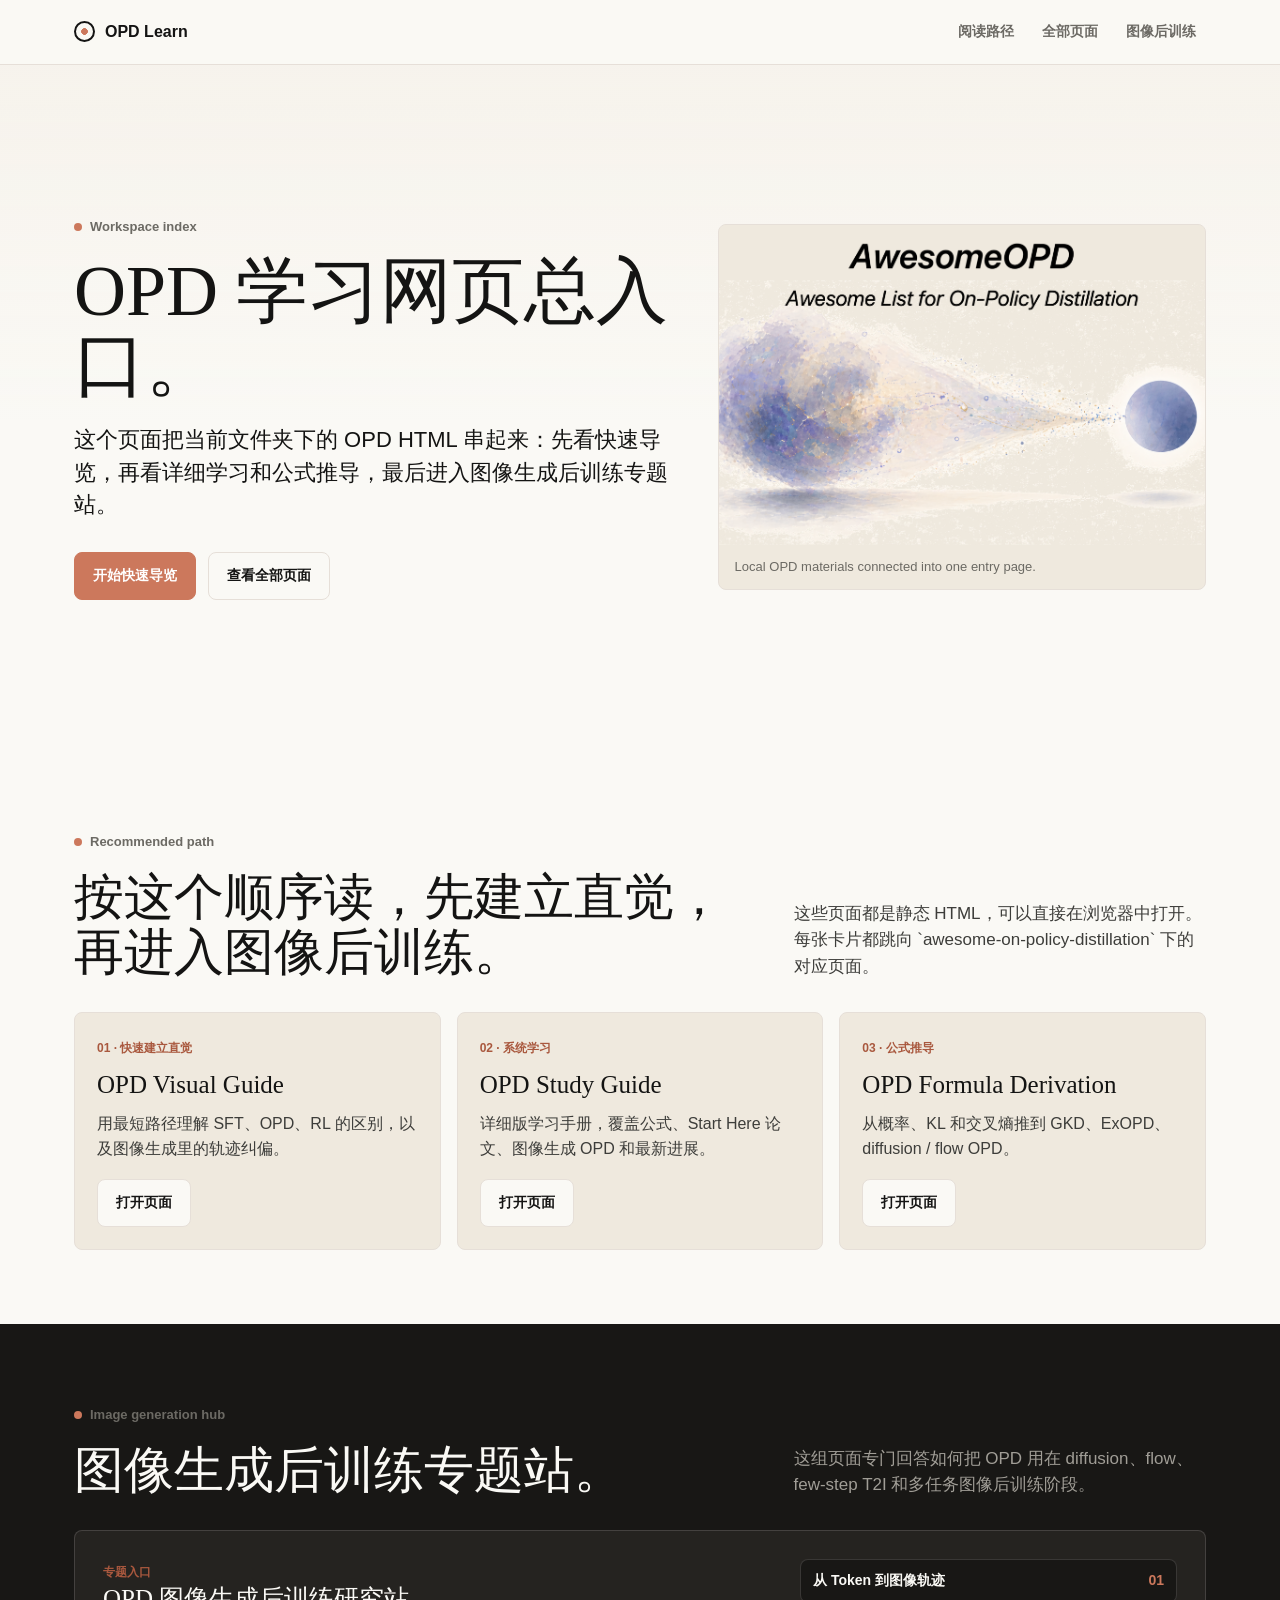
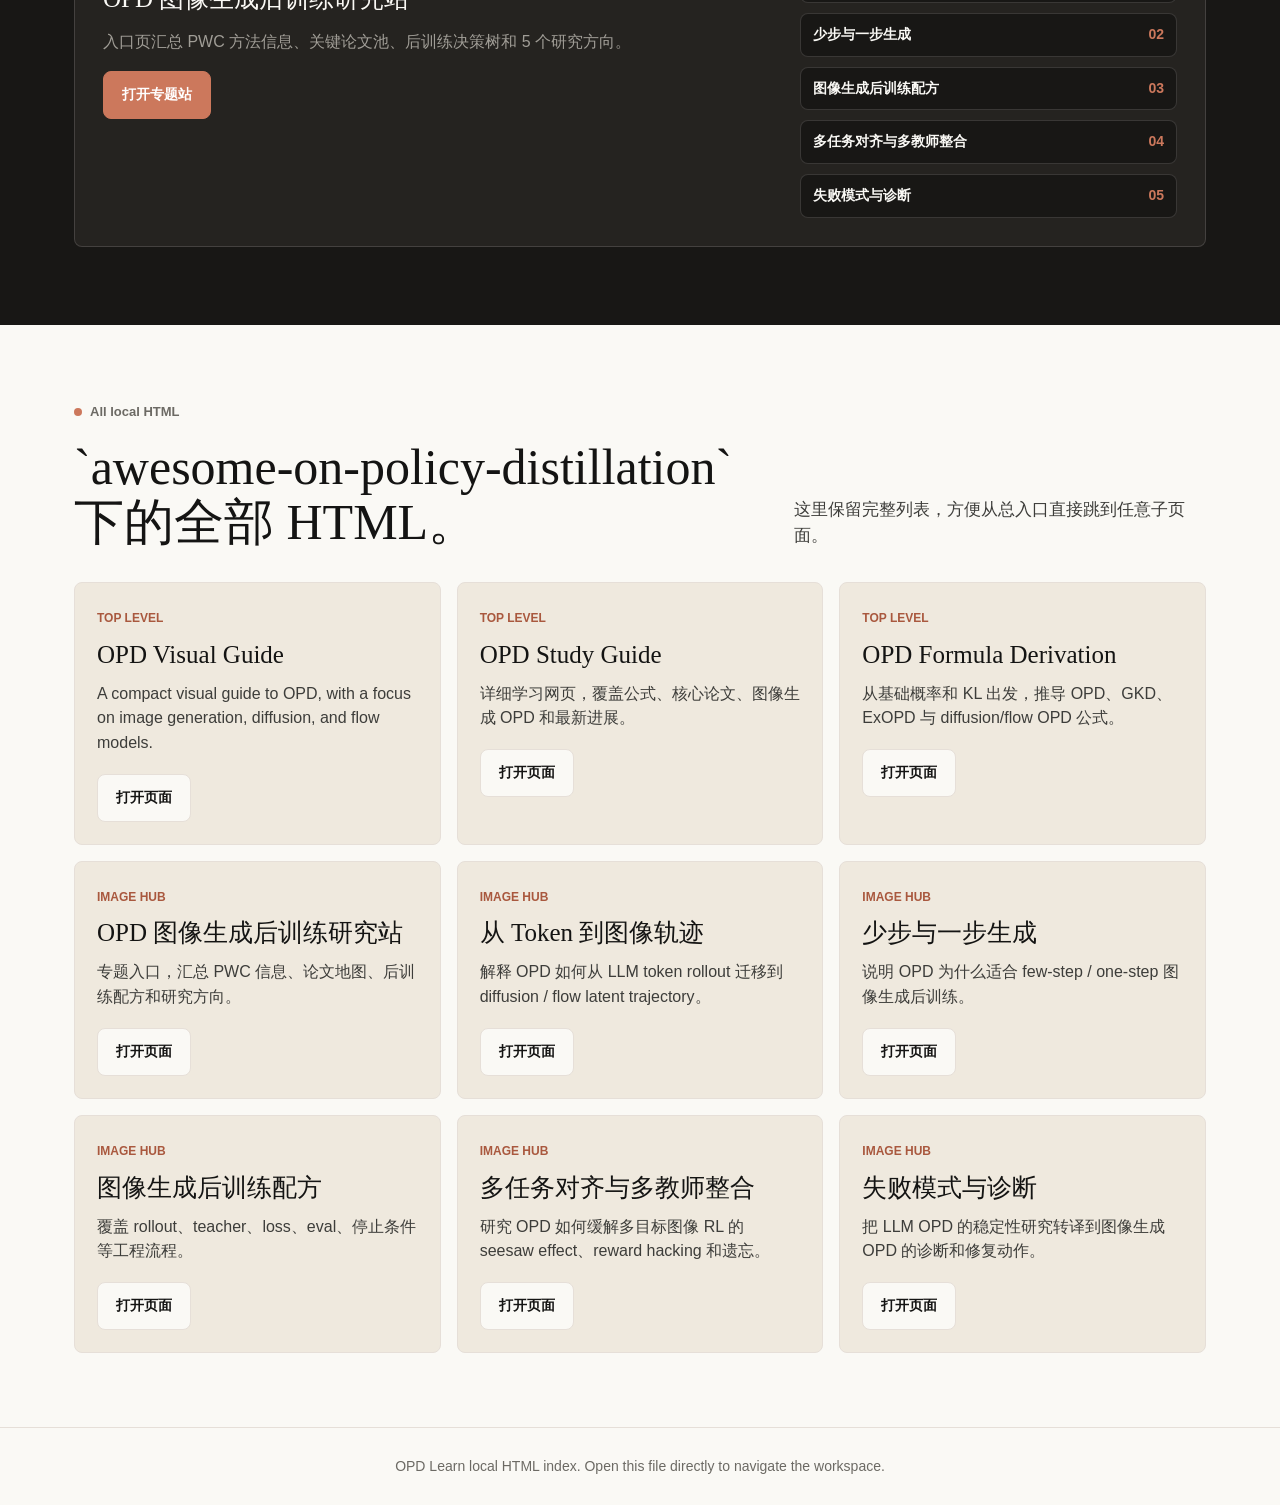
<file: index.html>
<!doctype html>
<html lang="zh-CN">
<head>
  <meta charset="utf-8">
  <meta name="viewport" content="width=device-width, initial-scale=1">
  <title>OPD Learn · HTML 总入口</title>
  <meta name="description" content="OPD learn workspace HTML index linking all local On-Policy Distillation study pages.">
  <style>
    :root {
      --primary: #cc785c;
      --primary-active: #a9583e;
      --ink: #141413;
      --body: #3d3d3a;
      --muted: #6c6a64;
      --hairline: #e6dfd8;
      --canvas: #faf9f5;
      --surface-soft: #f5f0e8;
      --surface-card: #efe9de;
      --surface-dark: #181715;
      --surface-dark-elevated: #252320;
      --on-dark: #faf9f5;
      --on-dark-soft: #a09d96;
      --accent-teal: #5db8a6;
      --accent-amber: #e8a55a;
      --max: 1180px;
      --radius: 8px;
      --display: "Cormorant Garamond", "Tiempos Headline", Garamond, "Times New Roman", "Noto Serif SC", serif;
      --sans: Inter, -apple-system, BlinkMacSystemFont, "Segoe UI", Roboto, "Noto Sans SC", "Microsoft YaHei", sans-serif;
    }

    * { box-sizing: border-box; }

    html {
      scroll-behavior: smooth;
      background: var(--canvas);
    }

    body {
      margin: 0;
      color: var(--body);
      background:
        linear-gradient(180deg, rgba(245, 240, 232, 0.82), rgba(250, 249, 245, 0) 420px),
        var(--canvas);
      font-family: var(--sans);
      font-size: 16px;
      line-height: 1.55;
      letter-spacing: 0;
    }

    a {
      color: inherit;
      text-decoration: none;
    }

    a:hover { text-decoration: underline; }

    img {
      display: block;
      max-width: 100%;
    }

    .topbar {
      position: sticky;
      top: 0;
      z-index: 20;
      border-bottom: 1px solid var(--hairline);
      background: rgba(250, 249, 245, 0.94);
      backdrop-filter: blur(14px);
    }

    .nav {
      max-width: var(--max);
      min-height: 64px;
      margin: 0 auto;
      padding: 0 24px;
      display: flex;
      align-items: center;
      justify-content: space-between;
      gap: 18px;
    }

    .brand {
      display: flex;
      align-items: center;
      gap: 10px;
      color: var(--ink);
      font-weight: 800;
      white-space: nowrap;
    }

    .mark {
      width: 21px;
      height: 21px;
      border: 2px solid var(--ink);
      border-radius: 50%;
      background: radial-gradient(circle at center, var(--primary) 0 26%, transparent 28%);
    }

    .navlinks {
      display: flex;
      flex-wrap: wrap;
      justify-content: flex-end;
      gap: 8px;
    }

    .navlinks a {
      color: var(--muted);
      padding: 8px 10px;
      border-radius: var(--radius);
      font-size: 14px;
      font-weight: 700;
    }

    .navlinks a:hover {
      color: var(--ink);
      background: var(--surface-card);
      text-decoration: none;
    }

    .section,
    .hero {
      max-width: var(--max);
      width: 100%;
      margin: 0 auto;
      padding: 74px 24px;
    }

    .hero {
      min-height: 690px;
      display: grid;
      align-items: center;
      grid-template-columns: minmax(0, 1fr) minmax(340px, 0.82fr);
      gap: 48px;
      padding-top: 58px;
      padding-bottom: 64px;
    }

    .eyebrow {
      display: inline-flex;
      align-items: center;
      gap: 8px;
      margin-bottom: 18px;
      color: var(--muted);
      font-size: 13px;
      font-weight: 800;
    }

    .eyebrow span {
      width: 8px;
      height: 8px;
      display: inline-block;
      border-radius: 50%;
      background: var(--primary);
    }

    h1,
    h2,
    h3 {
      margin: 0;
      color: var(--ink);
      font-family: var(--display);
      font-weight: 500;
      letter-spacing: 0;
    }

    h1 {
      max-width: 840px;
      font-size: clamp(42px, 6vw, 72px);
      line-height: 1.02;
    }

    h2 {
      font-size: clamp(32px, 4.4vw, 50px);
      line-height: 1.1;
    }

    h3 {
      font-size: 25px;
      line-height: 1.2;
    }

    .lead {
      max-width: 760px;
      margin: 22px 0 0;
      color: var(--ink);
      font-size: clamp(18px, 2vw, 22px);
      line-height: 1.48;
    }

    .hero-actions {
      display: flex;
      flex-wrap: wrap;
      gap: 12px;
      margin-top: 30px;
    }

    .button {
      min-height: 40px;
      display: inline-flex;
      align-items: center;
      justify-content: center;
      border: 1px solid var(--hairline);
      border-radius: var(--radius);
      padding: 12px 18px;
      font-size: 14px;
      font-weight: 800;
    }

    .button.primary {
      color: #fff;
      border-color: var(--primary);
      background: var(--primary);
    }

    .button.primary:hover {
      background: var(--primary-active);
      text-decoration: none;
    }

    .button.secondary {
      color: var(--ink);
      background: var(--canvas);
    }

    .button.secondary:hover {
      background: var(--surface-card);
      text-decoration: none;
    }

    .hero-media {
      margin: 0;
      border: 1px solid var(--hairline);
      border-radius: var(--radius);
      overflow: hidden;
      background: var(--surface-card);
    }

    .hero-media img {
      width: 100%;
      min-height: 320px;
      object-fit: cover;
      object-position: center;
      background: var(--surface-card);
    }

    .hero-media figcaption {
      padding: 12px 16px;
      color: var(--muted);
      font-size: 13px;
    }

    .section-head {
      display: grid;
      grid-template-columns: minmax(0, 1fr) minmax(260px, 0.6fr);
      gap: 32px;
      align-items: end;
      margin-bottom: 32px;
    }

    .section-head p {
      margin: 0;
      color: var(--body);
      font-size: 17px;
    }

    .path-grid,
    .page-grid {
      display: grid;
      grid-template-columns: repeat(3, minmax(0, 1fr));
      gap: 16px;
    }

    .path-card,
    .page-card,
    .hub-card {
      border: 1px solid var(--hairline);
      border-radius: var(--radius);
      background: var(--surface-card);
    }

    .path-card,
    .page-card {
      padding: 22px;
    }

    .label {
      color: var(--primary-active);
      font-size: 12px;
      font-weight: 900;
    }

    .path-card h3,
    .page-card h3 {
      margin-top: 10px;
    }

    .path-card p,
    .page-card p {
      margin: 12px 0 18px;
      color: var(--body);
    }

    .dark-band {
      color: var(--on-dark);
      background: var(--surface-dark);
    }

    .dark-band .section {
      padding-top: 78px;
      padding-bottom: 78px;
    }

    .dark-band h2,
    .dark-band h3 {
      color: var(--on-dark);
    }

    .dark-band p {
      color: var(--on-dark-soft);
    }

    .hub-card {
      display: grid;
      grid-template-columns: minmax(0, 1fr) minmax(260px, 0.56fr);
      gap: 24px;
      padding: 28px;
      border-color: rgba(250, 249, 245, 0.14);
      background: var(--surface-dark-elevated);
    }

    .hub-links {
      display: grid;
      gap: 10px;
    }

    .hub-links a {
      min-height: 42px;
      display: flex;
      align-items: center;
      justify-content: space-between;
      gap: 14px;
      border: 1px solid rgba(250, 249, 245, 0.14);
      border-radius: var(--radius);
      padding: 10px 12px;
      color: var(--on-dark);
      background: var(--surface-dark);
      font-size: 14px;
      font-weight: 800;
    }

    .hub-links a:hover {
      border-color: var(--primary);
      text-decoration: none;
    }

    .hub-links span {
      color: var(--primary);
    }

    .footer {
      border-top: 1px solid var(--hairline);
      padding: 28px 24px;
      color: var(--muted);
      text-align: center;
      font-size: 14px;
    }

    @media (max-width: 960px) {
      .hero,
      .section-head,
      .hub-card {
        grid-template-columns: 1fr;
      }

      .hero {
        min-height: auto;
      }

      .path-grid,
      .page-grid {
        grid-template-columns: repeat(2, minmax(0, 1fr));
      }
    }

    @media (max-width: 680px) {
      .nav {
        align-items: flex-start;
        flex-direction: column;
        padding-top: 14px;
        padding-bottom: 14px;
      }

      .navlinks {
        justify-content: flex-start;
      }

      .section,
      .hero {
        padding-left: 18px;
        padding-right: 18px;
      }

      .path-grid,
      .page-grid {
        grid-template-columns: 1fr;
      }

      .hero-media img {
        min-height: 0;
        object-fit: contain;
      }
    }
  </style>
</head>
<body>
  <header class="topbar">
    <nav class="nav" aria-label="主导航">
      <a class="brand" href="index.html"><span class="mark"></span><span>OPD Learn</span></a>
      <div class="navlinks">
        <a href="#path">阅读路径</a>
        <a href="#pages">全部页面</a>
        <a href="#image-hub">图像后训练</a>
      </div>
    </nav>
  </header>

  <main>
    <section class="hero">
      <div>
        <div class="eyebrow"><span></span> Workspace index</div>
        <h1>OPD 学习网页总入口。</h1>
        <p class="lead">这个页面把当前文件夹下的 OPD HTML 串起来：先看快速导览，再看详细学习和公式推导，最后进入图像生成后训练专题站。</p>
        <div class="hero-actions">
          <a class="button primary" href="awesome-on-policy-distillation/opd-visual-guide.html">开始快速导览</a>
          <a class="button secondary" href="#pages">查看全部页面</a>
        </div>
      </div>
      <figure class="hero-media">
        <img src="awesome-on-policy-distillation/AwesomeOPD/banner.png" alt="OPD trajectory banner">
        <figcaption>Local OPD materials connected into one entry page.</figcaption>
      </figure>
    </section>

    <section class="section" id="path">
      <div class="section-head">
        <div>
          <div class="eyebrow"><span></span> Recommended path</div>
          <h2>按这个顺序读，先建立直觉，再进入图像后训练。</h2>
        </div>
        <p>这些页面都是静态 HTML，可以直接在浏览器中打开。每张卡片都跳向 `awesome-on-policy-distillation` 下的对应页面。</p>
      </div>
      <div class="path-grid">
        <article class="path-card">
          <span class="label">01 · 快速建立直觉</span>
          <h3>OPD Visual Guide</h3>
          <p>用最短路径理解 SFT、OPD、RL 的区别，以及图像生成里的轨迹纠偏。</p>
          <a class="button secondary" href="awesome-on-policy-distillation/opd-visual-guide.html">打开页面</a>
        </article>
        <article class="path-card">
          <span class="label">02 · 系统学习</span>
          <h3>OPD Study Guide</h3>
          <p>详细版学习手册，覆盖公式、Start Here 论文、图像生成 OPD 和最新进展。</p>
          <a class="button secondary" href="awesome-on-policy-distillation/opd-study-guide.html">打开页面</a>
        </article>
        <article class="path-card">
          <span class="label">03 · 公式推导</span>
          <h3>OPD Formula Derivation</h3>
          <p>从概率、KL 和交叉熵推到 GKD、ExOPD、diffusion / flow OPD。</p>
          <a class="button secondary" href="awesome-on-policy-distillation/opd-formula-derivation.html">打开页面</a>
        </article>
      </div>
    </section>

    <section class="dark-band" id="image-hub">
      <div class="section">
        <div class="section-head">
          <div>
            <div class="eyebrow"><span></span> Image generation hub</div>
            <h2>图像生成后训练专题站。</h2>
          </div>
          <p>这组页面专门回答如何把 OPD 用在 diffusion、flow、few-step T2I 和多任务图像后训练阶段。</p>
        </div>
        <article class="hub-card">
          <div>
            <span class="label">专题入口</span>
            <h3>OPD 图像生成后训练研究站</h3>
            <p>入口页汇总 PWC 方法信息、关键论文池、后训练决策树和 5 个研究方向。</p>
            <a class="button primary" href="awesome-on-policy-distillation/opd-image-post-training/index.html">打开专题站</a>
          </div>
          <div class="hub-links" aria-label="图像后训练子页面">
            <a href="awesome-on-policy-distillation/opd-image-post-training/trajectory-opd.html">从 Token 到图像轨迹 <span>01</span></a>
            <a href="awesome-on-policy-distillation/opd-image-post-training/few-step-distillation.html">少步与一步生成 <span>02</span></a>
            <a href="awesome-on-policy-distillation/opd-image-post-training/post-training-recipe.html">图像生成后训练配方 <span>03</span></a>
            <a href="awesome-on-policy-distillation/opd-image-post-training/multi-task-alignment.html">多任务对齐与多教师整合 <span>04</span></a>
            <a href="awesome-on-policy-distillation/opd-image-post-training/failure-diagnostics.html">失败模式与诊断 <span>05</span></a>
          </div>
        </article>
      </div>
    </section>

    <section class="section" id="pages">
      <div class="section-head">
        <div>
          <div class="eyebrow"><span></span> All local HTML</div>
          <h2>`awesome-on-policy-distillation` 下的全部 HTML。</h2>
        </div>
        <p>这里保留完整列表，方便从总入口直接跳到任意子页面。</p>
      </div>
      <div class="page-grid">
        <article class="page-card">
          <span class="label">TOP LEVEL</span>
          <h3>OPD Visual Guide</h3>
          <p>A compact visual guide to OPD, with a focus on image generation, diffusion, and flow models.</p>
          <a class="button secondary" href="awesome-on-policy-distillation/opd-visual-guide.html">打开页面</a>
        </article>
        <article class="page-card">
          <span class="label">TOP LEVEL</span>
          <h3>OPD Study Guide</h3>
          <p>详细学习网页，覆盖公式、核心论文、图像生成 OPD 和最新进展。</p>
          <a class="button secondary" href="awesome-on-policy-distillation/opd-study-guide.html">打开页面</a>
        </article>
        <article class="page-card">
          <span class="label">TOP LEVEL</span>
          <h3>OPD Formula Derivation</h3>
          <p>从基础概率和 KL 出发，推导 OPD、GKD、ExOPD 与 diffusion/flow OPD 公式。</p>
          <a class="button secondary" href="awesome-on-policy-distillation/opd-formula-derivation.html">打开页面</a>
        </article>
        <article class="page-card">
          <span class="label">IMAGE HUB</span>
          <h3>OPD 图像生成后训练研究站</h3>
          <p>专题入口，汇总 PWC 信息、论文地图、后训练配方和研究方向。</p>
          <a class="button secondary" href="awesome-on-policy-distillation/opd-image-post-training/index.html">打开页面</a>
        </article>
        <article class="page-card">
          <span class="label">IMAGE HUB</span>
          <h3>从 Token 到图像轨迹</h3>
          <p>解释 OPD 如何从 LLM token rollout 迁移到 diffusion / flow latent trajectory。</p>
          <a class="button secondary" href="awesome-on-policy-distillation/opd-image-post-training/trajectory-opd.html">打开页面</a>
        </article>
        <article class="page-card">
          <span class="label">IMAGE HUB</span>
          <h3>少步与一步生成</h3>
          <p>说明 OPD 为什么适合 few-step / one-step 图像生成后训练。</p>
          <a class="button secondary" href="awesome-on-policy-distillation/opd-image-post-training/few-step-distillation.html">打开页面</a>
        </article>
        <article class="page-card">
          <span class="label">IMAGE HUB</span>
          <h3>图像生成后训练配方</h3>
          <p>覆盖 rollout、teacher、loss、eval、停止条件等工程流程。</p>
          <a class="button secondary" href="awesome-on-policy-distillation/opd-image-post-training/post-training-recipe.html">打开页面</a>
        </article>
        <article class="page-card">
          <span class="label">IMAGE HUB</span>
          <h3>多任务对齐与多教师整合</h3>
          <p>研究 OPD 如何缓解多目标图像 RL 的 seesaw effect、reward hacking 和遗忘。</p>
          <a class="button secondary" href="awesome-on-policy-distillation/opd-image-post-training/multi-task-alignment.html">打开页面</a>
        </article>
        <article class="page-card">
          <span class="label">IMAGE HUB</span>
          <h3>失败模式与诊断</h3>
          <p>把 LLM OPD 的稳定性研究转译到图像生成 OPD 的诊断和修复动作。</p>
          <a class="button secondary" href="awesome-on-policy-distillation/opd-image-post-training/failure-diagnostics.html">打开页面</a>
        </article>
      </div>
    </section>
  </main>

  <footer class="footer">OPD Learn local HTML index. Open this file directly to navigate the workspace.</footer>
</body>
</html>
</file>
